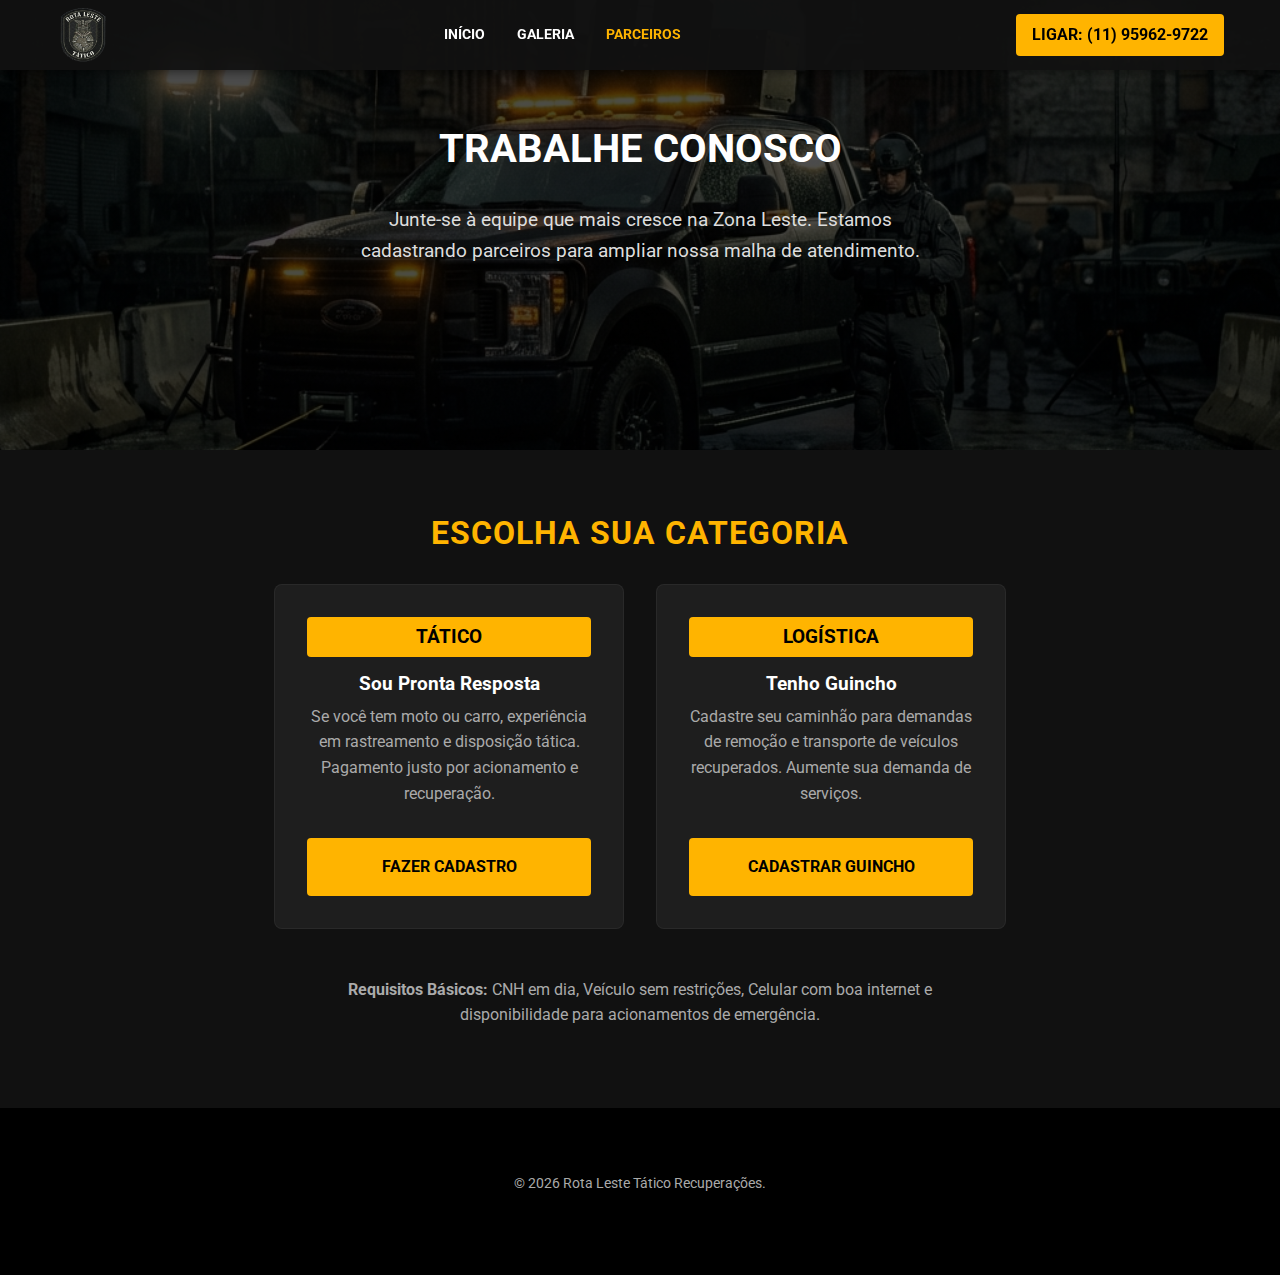
<file: parceiros.html>
﻿<!DOCTYPE html>
<html lang="pt-BR">

<head>
    <meta charset="UTF-8">
    <meta name="viewport" content="width=device-width, initial-scale=1.0">
    <title>Seja um Parceiro - Rota Leste Tático</title>
    <meta name="keywords"
        content="Recuperação de Veículos, Pronta Resposta, Zona Leste, Rota Leste Tático, Localização de Veículos, Guincho, Investigação Veicular, Recuperação de Caminhões, Segurança Automotiva, Itaquera, Mogi das Cruzes, Suzano, Ferraz de Vasconcelos, Mauá, Rastreamento Veicular">
    <link rel="stylesheet" href="style.css">
    <link href="https://fonts.googleapis.com/css2?family=Roboto:wght@400;700;900&display=swap" rel="stylesheet">
    <link rel="icon" href="favicon.png" type="image/png">
</head>

<body>

    <!-- Header -->
    <header>
        <div class="container header-container">
            <img src="Logo.png" alt="Rota Leste Tático" class="logo-img">
            <nav class="main-nav">
                <a href="index.html">Início</a>
                <a href="galeria.html">Galeria</a>
                <a href="parceiros.html" class="active">Parceiros</a>
            </nav>
            <a href="tel:11959629722" class="btn header-cta">Ligar: (11) 95962-9722</a>
        </div>
    </header>

    <!-- Hero Section -->
    <section class="hero" style="min-height: 50vh; height: 50vh;">
        <div class="container hero-content">
            <h1>Trabalhe Conosco</h1>
            <p>Junte-se à equipe que mais cresce na Zona Leste. Estamos cadastrando parceiros para ampliar nossa malha
                de atendimento.</p>
        </div>
    </section>

    <!-- Partners Options -->
    <section class="how-it-works">
        <div class="container">
            <h2>Escolha sua Categoria</h2>
            <div class="steps-grid">

                <!-- Pronta Resposta -->
                <div class="step-card reveal">
                    <div class="step-number" style="width:auto; padding: 0 1rem; border-radius: 4px;">TÁTICO</div>
                    <h3>Sou Pronta Resposta</h3>
                    <p>Se você tem moto ou carro, experiência em rastreamento e disposição tática. Pagamento justo por
                        acionamento e recuperação.</p>
                    <a href="https://wa.me/5511959629722?text=Olá%2C%20quero%20me%20cadastrar%20como%20*Pronta%20Resposta*.%20Tenho%20experiência%20na%20área."
                        class="btn" style="margin-top: 1rem; width: 100%;">Fazer Cadastro</a>
                </div>

                <!-- Guincho -->
                <div class="step-card reveal">
                    <div class="step-number" style="width:auto; padding: 0 1rem; border-radius: 4px;">LOGÍSTICA</div>
                    <h3>Tenho Guincho</h3>
                    <p>Cadastre seu caminhão para demandas de remoção e transporte de veículos recuperados. Aumente sua
                        demanda de serviços.</p>
                    <a href="https://wa.me/5511959629722?text=Olá%2C%20tenho%20*Guincho*%20e%20quero%20ser%20parceiro%20da%20Rota%20Leste."
                        class="btn" style="margin-top: 1rem; width: 100%;">Cadastrar Guincho</a>
                </div>
            </div>
        </div>

        <div style="margin-top: 3rem; color: #aaa; max-width: 600px; margin-left: auto; margin-right: auto;">
            <p><strong>Requisitos Básicos:</strong> CNH em dia, Veículo sem restrições, Celular com boa internet e
                disponibilidade para acionamentos de emergência.</p>
        </div>
    </section>

    <!-- Footer -->
    <footer>
        <div class="container">
            <p>&copy; 2026 Rota Leste Tático Recuperações.</p>
        </div>
    </footer>

    <script>
        document.addEventListener('DOMContentLoaded', function () {
            const reveals = document.querySelectorAll('.step-card');
            const observer = new IntersectionObserver((entries) => {
                entries.forEach(entry => {
                    if (entry.isIntersecting) {
                        entry.target.classList.add('active');
                        entry.target.classList.add('reveal');
                    }
                });
            }, { threshold: 0.1 });
            reveals.forEach(el => observer.observe(el));
        });
    </script>
</body>

</html>
</file>
<file: style.css>
:root {
    --color-primary: #FFB400;
    /* Amber/Yellow for attention */
    --color-primary-dark: #cc9000;
    --color-bg: #111111;
    --color-surface: #1e1e1e;
    --color-text: #f0f0f0;
    --color-text-secondary: #aaaaaa;

    --spacing-sm: 0.5rem;
    --spacing-md: 1rem;
    --spacing-lg: 2rem;
    --spacing-xl: 4rem;

    --font-main: 'Roboto', sans-serif;
    --header-height: 70px;
}

* {
    box-sizing: border-box;
    margin: 0;
    padding: 0;
}

body {
    font-family: var(--font-main);
    background-color: var(--color-bg);
    color: var(--color-text);
    line-height: 1.6;
}

html {
    scroll-behavior: smooth;
}

/* Typography */
h1,
h2,
h3 {
    line-height: 1.2;
    margin-bottom: var(--spacing-md);
}

h2 {
    font-size: 2rem;
    color: var(--color-primary);
    text-transform: uppercase;
    letter-spacing: 1px;
}

p {
    margin-bottom: var(--spacing-md);
    color: var(--color-text-secondary);
}

/* Utilities */
.container {
    width: 90%;
    max-width: 1200px;
    margin: 0 auto;
    padding: 0 var(--spacing-md);
}

.btn {
    display: inline-block;
    padding: var(--spacing-md) var(--spacing-lg);
    background-color: var(--color-primary);
    color: #000;
    text-decoration: none;
    font-weight: bold;
    text-transform: uppercase;
    border-radius: 4px;
    transition: background-color 0.3s, transform 0.2s;
    border: none;
    cursor: pointer;
    font-size: 1rem;
}

.btn:hover {
    background-color: var(--color-primary-dark);
    transform: translateY(-2px);
}

.btn-large {
    font-size: 1.2rem;
    padding: 1.2rem 2.5rem;
}

/* Header */
header {
    position: fixed;
    top: 0;
    width: 100%;
    background-color: rgba(17, 17, 17, 0.95);
    height: var(--header-height);
    display: flex;
    align-items: center;
    z-index: 1000;
    box-shadow: 0 2px 10px rgba(0, 0, 0, 0.5);
}

.header-container {
    display: flex;
    justify-content: space-between;
    align-items: center;
    width: 100%;
}

.logo-img {
    height: 55px;
    width: auto;
    object-fit: contain;
}

/* Navigation */
.main-nav {
    display: none;
}

@media (min-width: 768px) {
    .main-nav {
        display: flex;
        gap: var(--spacing-md);
    }

    .main-nav a {
        color: #fff;
        text-decoration: none;
        font-weight: bold;
        text-transform: uppercase;
        font-size: 0.9rem;
        padding: 0.5rem;
        transition: color 0.3s;
    }

    .main-nav a:hover,
    .main-nav a.active {
        color: var(--color-primary);
    }
}

.header-cta {
    display: block;
    /* Always show, critical for conversion */
    font-size: 0.8rem;
    padding: 0.5rem 0.8rem;
}

@media (min-width: 768px) {
    .header-cta {
        font-size: 1rem;
        padding: 0.5rem 1rem;
    }
}

/* Hero Section */
.hero {
    height: 100vh;
    min-height: 600px;
    background-image: linear-gradient(rgba(0, 0, 0, 0.7), rgba(0, 0, 0, 0.7)), url('assets/hero.png');
    background-size: cover;
    background-position: center;
    display: flex;
    align-items: center;
    text-align: center;
    padding-top: var(--header-height);
}

.hero-content h1 {
    font-size: 2.5rem;
    color: #fff;
    margin-bottom: var(--spacing-lg);
    text-transform: uppercase;
}

.hero-content p {
    font-size: 1.2rem;
    color: #ddd;
    margin-bottom: var(--spacing-xl);
    max-width: 600px;
    margin-left: auto;
    margin-right: auto;
}

/* Sections General */
section {
    padding: var(--spacing-xl) 0;
}

/* Areas of Operation */
.areas {
    background-color: var(--color-surface);
    text-align: center;
}

.areas-list {
    display: flex;
    flex-wrap: wrap;
    justify-content: center;
    gap: var(--spacing-lg);
    margin-top: var(--spacing-lg);
}

.area-card {
    background: var(--color-bg);
    padding: var(--spacing-lg);
    border-left: 3px solid var(--color-primary);
    flex: 1 1 300px;
    max-width: 400px;
}

.area-card h3 {
    color: #fff;
    margin-bottom: var(--spacing-sm);
}

/* Gallery */
.gallery-grid {
    display: grid;
    grid-template-columns: repeat(auto-fit, minmax(300px, 1fr));
    gap: var(--spacing-md);
    margin-top: var(--spacing-lg);
}

.gallery-item {
    position: relative;
    overflow: hidden;
    border-radius: 8px;
    aspect-ratio: 16/9;
    box-shadow: 0 4px 15px rgba(0, 0, 0, 0.5);
    border: 1px solid rgba(255, 255, 255, 0.1);
}

.gallery-item img {
    width: 100%;
    height: 100%;
    object-fit: cover;
    transition: transform 0.5s;
}

.gallery-item:hover img {
    transform: scale(1.05);
}

.caption {
    position: absolute;
    bottom: 0;
    left: 0;
    width: 100%;
    background: rgba(0, 0, 0, 0.8);
    padding: var(--spacing-sm);
    font-size: 0.9rem;
    color: #fff;
}

/* About */
.about {
    background-color: var(--color-surface);
}

.about-content {
    display: flex;
    flex-direction: column;
    gap: var(--spacing-lg);
    align-items: center;
}

@media (min-width: 768px) {
    .about-content {
        flex-direction: row;
        text-align: left;
    }
}

.about-text {
    flex: 1;
}

.about-highlight {
    border-left: 4px solid var(--color-primary);
    padding-left: var(--spacing-md);
    font-style: italic;
    color: #fff;
    margin: var(--spacing-md) 0;
}

/* Footer */
footer {
    background-color: #000;
    padding: var(--spacing-xl) 0;
    text-align: center;
    font-size: 0.9rem;
}

.footer-links a {
    color: var(--color-text-secondary);
    margin: 0 var(--spacing-sm);
    text-decoration: none;
}

.footer-links a:hover {
    color: var(--color-primary);
}

/* Floating WhatsApp */
.whatsapp-float {
    position: fixed;
    bottom: 20px;
    right: 20px;
    background-color: #25d366;
    color: #fff;
    width: 60px;
    height: 60px;
    border-radius: 50%;
    display: flex;
    align-items: center;
    justify-content: center;
    font-size: 30px;
    box-shadow: 0 4px 10px rgba(0, 0, 0, 0.3);
    z-index: 1000;
    transition: transform 0.3s;
    text-decoration: none;
}

.whatsapp-float:hover {
    transform: scale(1.1);
}

.whatsapp-icon {
    width: 35px;
    height: 35px;
}

/* How it Works */
.how-it-works {
    background-color: var(--color-bg);
    text-align: center;
}

.steps-grid {
    display: flex;
    flex-wrap: wrap;
    justify-content: center;
    gap: var(--spacing-lg);
    margin-top: var(--spacing-lg);
}

.step-card {
    background: var(--color-surface);
    padding: var(--spacing-lg);
    border-radius: 8px;
    flex: 1 1 250px;
    max-width: 350px;
    position: relative;
    border: 1px solid rgba(255, 255, 255, 0.05);
    transition: transform 0.3s;
}

.step-card:hover {
    transform: translateY(-5px);
    border-color: var(--color-primary);
}

.step-number {
    background-color: var(--color-primary);
    color: #000;
    width: 40px;
    height: 40px;
    border-radius: 50%;
    display: flex;
    align-items: center;
    justify-content: center;
    font-weight: bold;
    font-size: 1.2rem;
    margin: 0 auto var(--spacing-md);
}

.step-card h3 {
    color: #fff;
    margin-bottom: var(--spacing-sm);
}

/* Scroll Reveal Animation */
.reveal {
    opacity: 0;
    transform: translateY(30px);
    transition: all 0.8s ease-out;
}

.reveal.active {
    opacity: 1;
    transform: translateY(0);
}

/* Testimonials */
.testimonials {
    background-color: var(--color-surface);
    text-align: center;
}

.testimonials-grid {
    display: flex;
    flex-wrap: wrap;
    justify-content: center;
    gap: var(--spacing-lg);
    margin-top: var(--spacing-lg);
}

.testimonial-card {
    background: var(--color-bg);
    padding: var(--spacing-lg);
    border-radius: 8px;
    flex: 1 1 300px;
    max-width: 400px;
    position: relative;
    border-left: 4px solid var(--color-primary);
    text-align: left;
    transition: transform 0.3s;
}

.testimonial-card:hover {
    transform: translateY(-5px);
}

.quote-icon {
    font-size: 4rem;
    color: var(--color-primary);
    opacity: 0.3;
    line-height: 2rem;
    font-family: serif;
    margin-bottom: var(--spacing-sm);
}

.testimonial-card p {
    font-style: italic;
    color: #ddd;
    margin-bottom: var(--spacing-md);
}

.author {
    font-weight: bold;
    color: #fff;
    text-align: right;
}
</file>
